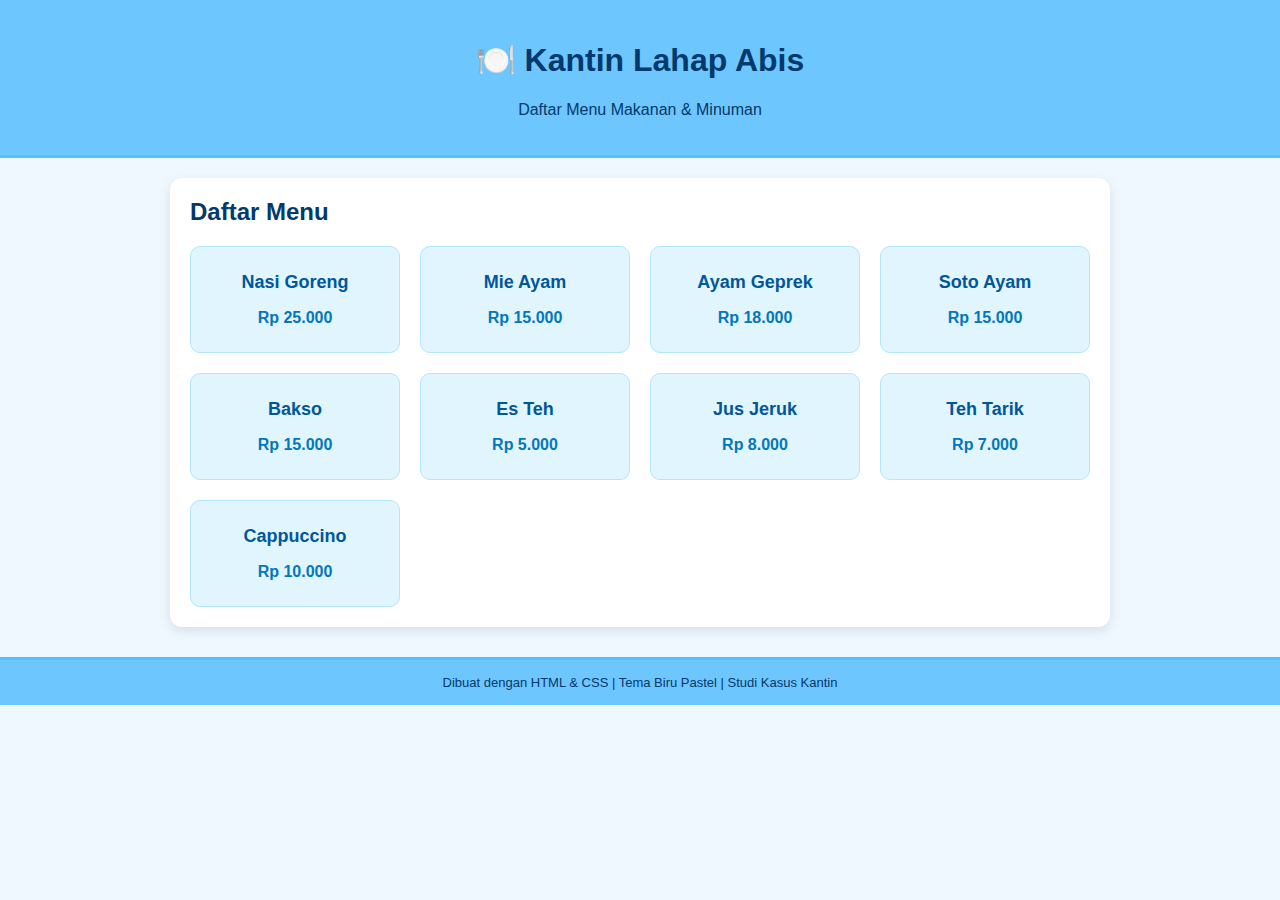
<file: index.html>
<!doctype html>
<html lang="id">
<head>
  <meta charset="utf-8">
  <title>Studi Kasus Kantin</title>
  <style>
    body {
      font-family: Arial, sans-serif;
      background: #f0f8ff; /* biru pastel muda */
      margin: 0;
      padding: 0;
    }
    header {
      background: #6ec6ff; /* biru pastel lebih lembut */
      color: #03396c;
      padding: 20px;
      text-align: center;
      border-bottom: 3px solid #4fc3f7;
    }
    .container {
      max-width: 900px;
      margin: 20px auto;
      padding: 20px;
      background: white;
      border-radius: 12px;
      box-shadow: 0 4px 12px rgba(0,0,0,0.1);
    }
    h2 {
      margin-top: 0;
      color: #03396c; /* biru gelap */
    }
    .menu {
      display: grid;
      grid-template-columns: repeat(auto-fit, minmax(200px, 1fr));
      gap: 20px;
      margin-top: 20px;
    }
    .item {
      border: 1px solid #b3e5fc; /* biru pastel border */
      border-radius: 10px;
      padding: 15px;
      text-align: center;
      background: #e1f5fe; /* biru pastel background */
      transition: transform 0.2s ease;
    }
    .item:hover {
      transform: scale(1.05);
      box-shadow: 0 4px 8px rgba(0,0,0,0.15);
    }
    .item h3 {
      margin: 10px 0;
      font-size: 18px;
      color: #01579b;
    }
    .price {
      color: #0277bd;
      font-weight: bold;
      margin-bottom: 10px;
    }
    footer {
      text-align: center;
      padding: 15px;
      font-size: 13px;
      color: #03396c;
      margin-top: 30px;
      background: #6ec6ff;
      border-top: 3px solid #4fc3f7;
    }
  </style>
</head>
<body>
  <header>
    <h1>🍽️ Kantin Lahap Abis </h1>
    <p>Daftar Menu Makanan & Minuman</p>
  </header>

  <div class="container">
    <h2>Daftar Menu</h2>
    <div class="menu">
      <div class="item">
        <h3>Nasi Goreng</h3>
        <p class="price">Rp 25.000</p>
      </div>
      <div class="item">
        <h3>Mie Ayam</h3>
        <p class="price">Rp 15.000</p>
      </div>
      <div class="item">
        <h3>Ayam Geprek</h3>
        <p class="price">Rp 18.000</p>
      </div>
      <div class="item">
        <h3>Soto Ayam</h3>
        <p class="price">Rp 15.000</p>
      </div>
      <div class="item">
        <h3>Bakso</h3>
        <p class="price">Rp 15.000</p>
      </div>
      <div class="item">
        <h3>Es Teh</h3>
        <p class="price">Rp 5.000</p>
      </div>
      <div class="item">
        <h3>Jus Jeruk</h3>
        <p class="price">Rp 8.000</p>
      </div>
      <div class="item">
        <h3>Teh Tarik</h3>
        <p class="price">Rp 7.000</p>
      </div>
      <div class="item">
        <h3>Cappuccino</h3>
        <p class="price">Rp 10.000</p>
      </div>
    </div>
  </div>

  <footer>
    Dibuat dengan HTML & CSS | Tema Biru Pastel | Studi Kasus Kantin
  </footer>
</body>
</html>
</file>
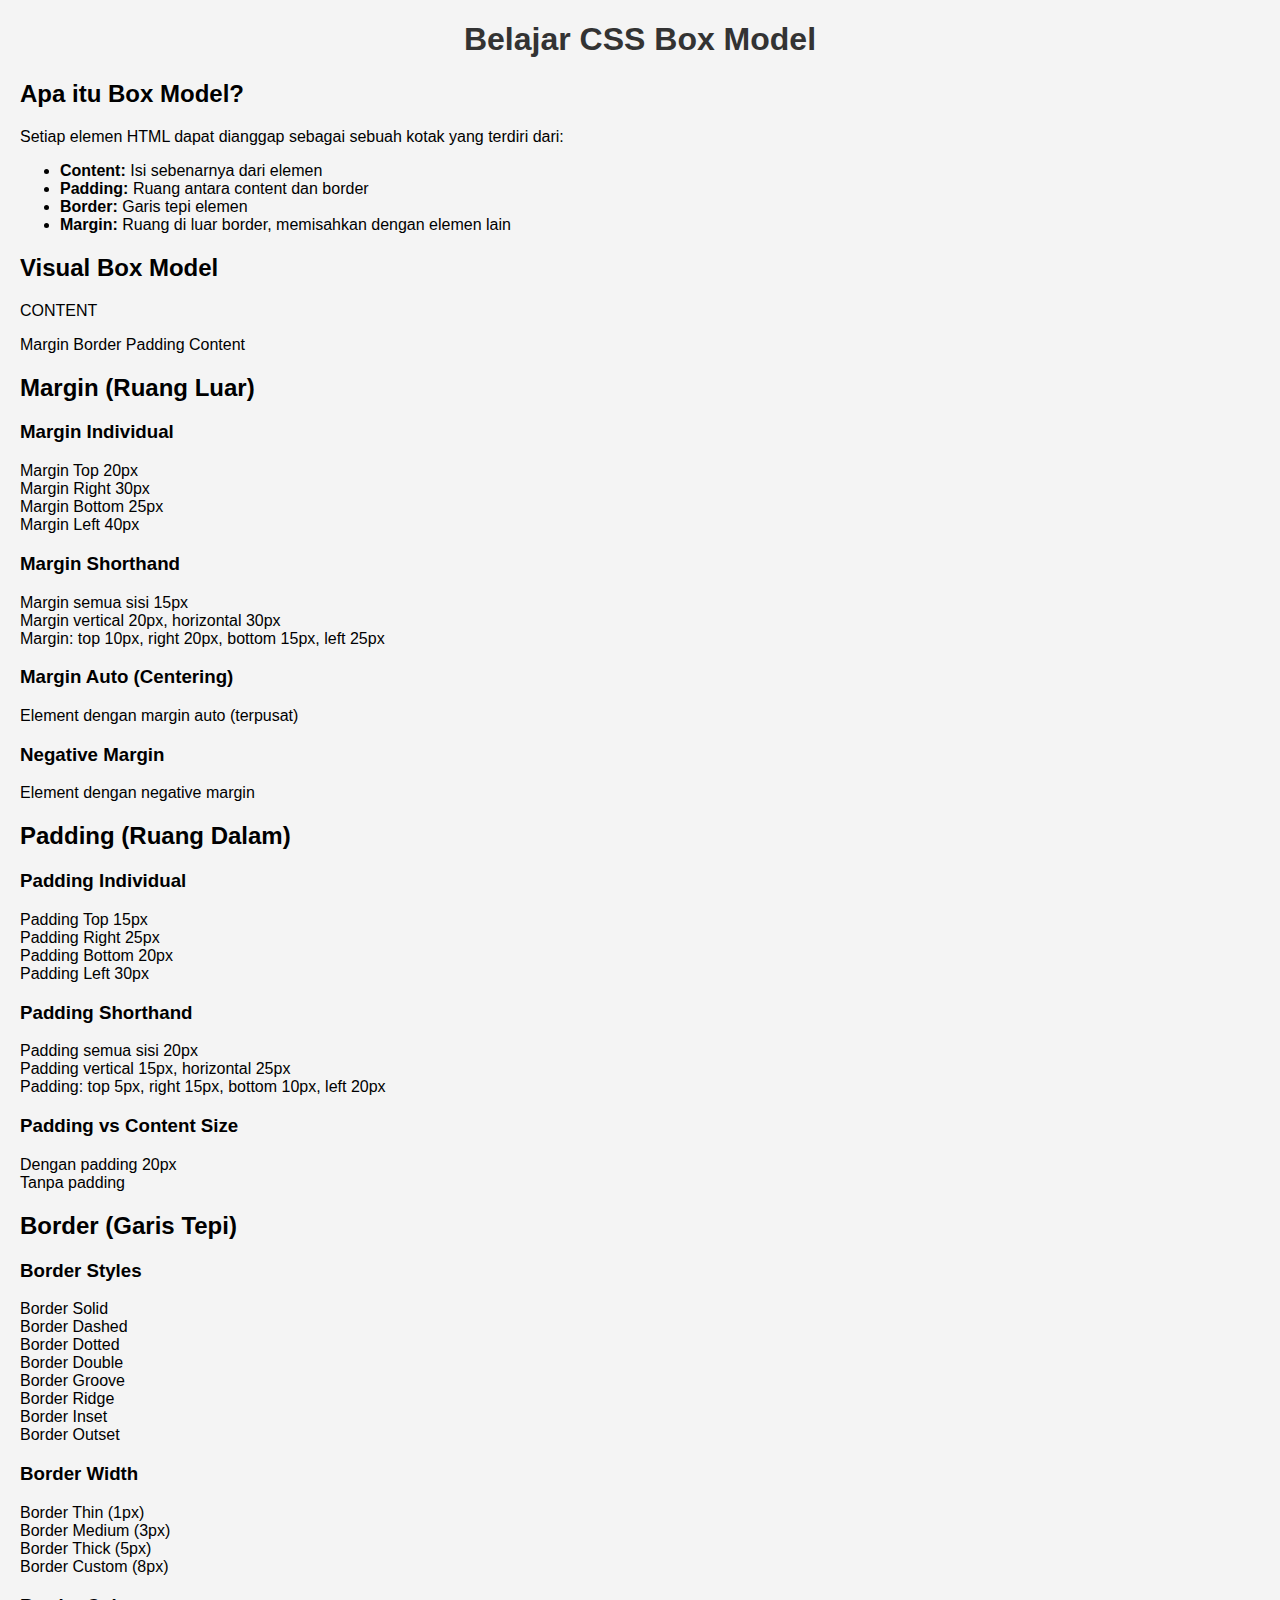
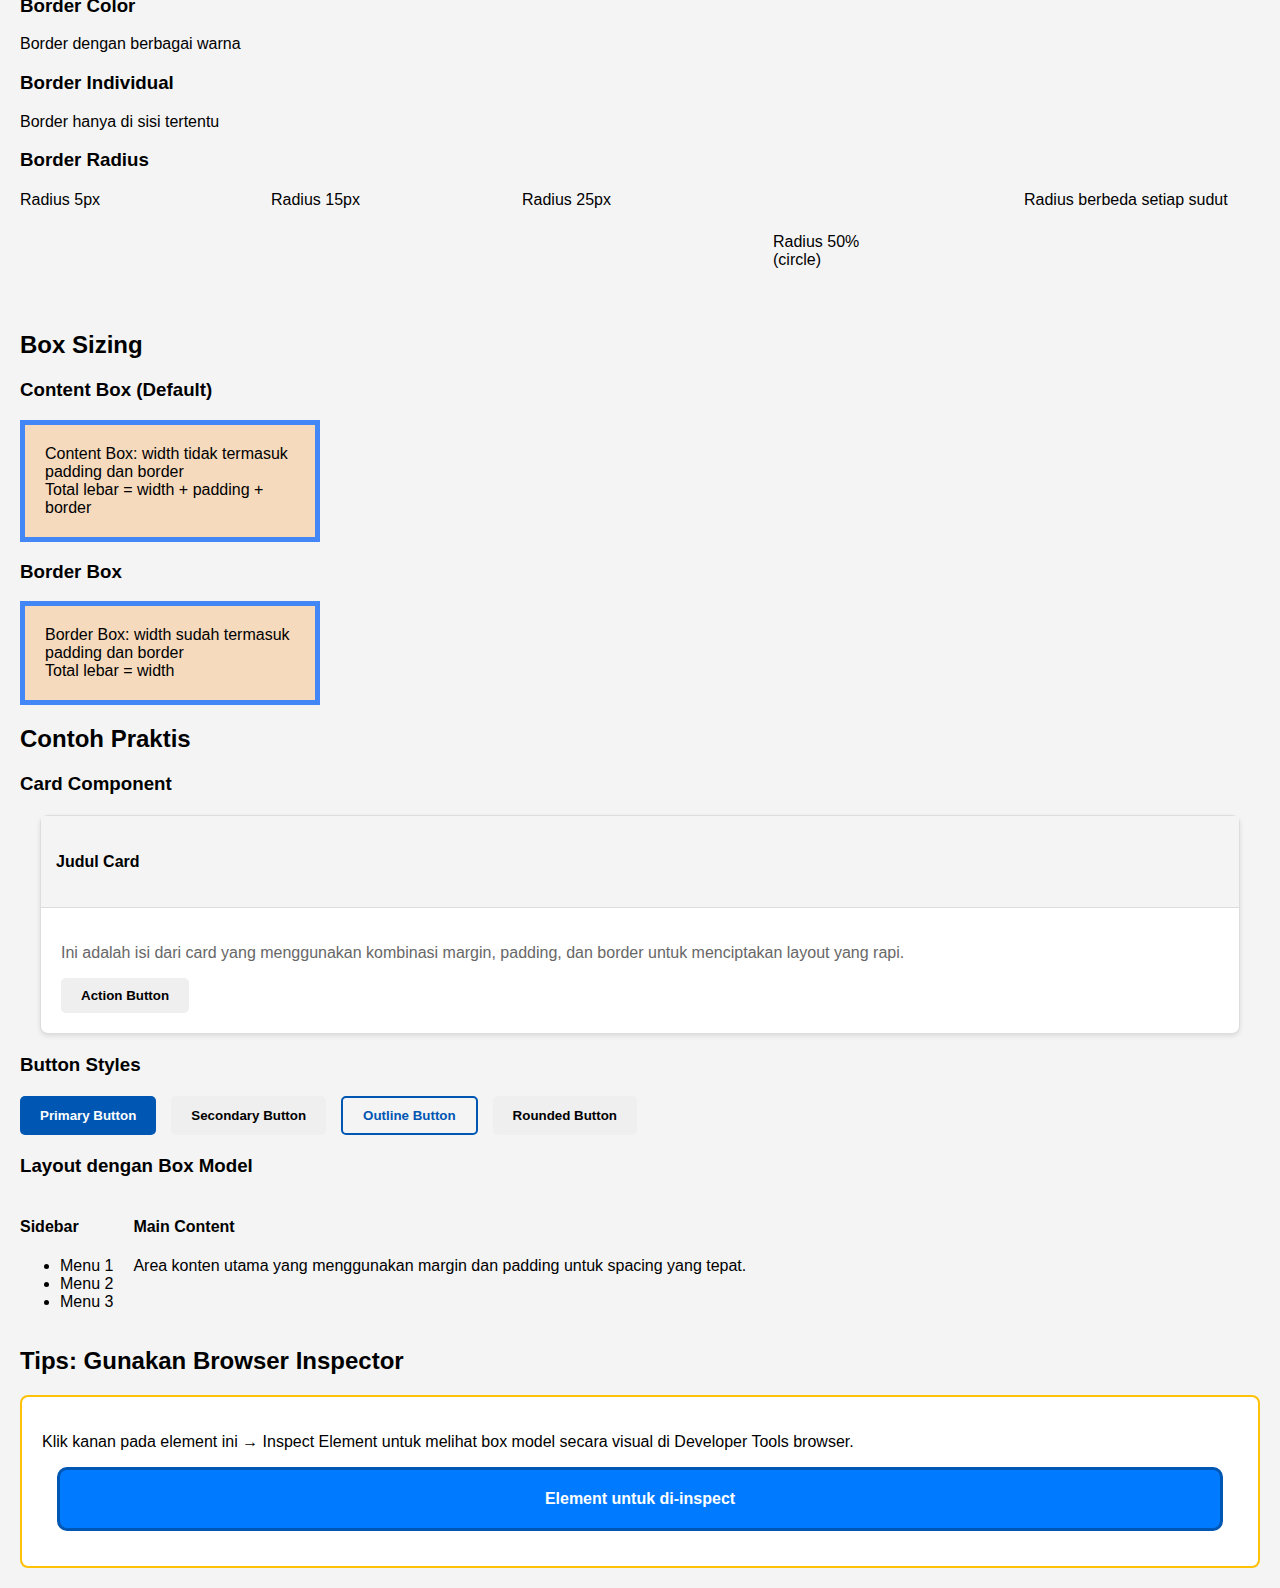
<file: box-model.html>
<!DOCTYPE html>
<html lang="id">
<head>
  <meta charset="UTF-8" />
  <meta name="viewport" content="width=device-width, initial-scale=1.0" />
  <title>CSS Box Model</title>
  <link rel="stylesheet" href="latihan5.css" />
</head>
<body>
  <h1>Belajar CSS Box Model</h1>

  <!-- Penjelasan Box Model -->
  <div class="section">
    <h2>Apa itu Box Model?</h2>
    <p>
      Setiap elemen HTML dapat dianggap sebagai sebuah kotak yang terdiri dari:
    </p>
    <ul>
      <li><strong>Content:</strong> Isi sebenarnya dari elemen</li>
      <li><strong>Padding:</strong> Ruang antara content dan border</li>
      <li><strong>Border:</strong> Garis tepi elemen</li>
      <li><strong>Margin:</strong> Ruang di luar border, memisahkan dengan elemen lain</li>
    </ul>
  </div>

  <!-- Visual Box Model -->
  <div class="section">
    <h2>Visual Box Model</h2>
    <div class="box-model-demo">
      <div class="margin-demo">
        <div class="border-demo">
          <div class="padding-demo">
            <div class="content-demo">CONTENT</div>
          </div>
        </div>
      </div>
     </div> 
      <p class="box-labels">
        <span class="label-margin">Margin</span>
        <span class="label-border">Border</span>
        <span class="label-padding">Padding</span>
        <span class="label-content">Content</span>
      </p>
    </div>

  <!-- Margin Examples -->
  <div class="section">
    <h2>Margin (Ruang Luar)</h2>

    <h3>Margin Individual</h3>
    <div class="margin-top">Margin Top 20px</div>
    <div class="margin-right">Margin Right 30px</div>
    <div class="margin-bottom">Margin Bottom 25px</div>
    <div class="margin-left">Margin Left 40px</div>

    <h3>Margin Shorthand</h3>
    <div class="margin-all">Margin semua sisi 15px</div>
    <div class="margin-vertical-horizontal">
      Margin vertical 20px, horizontal 30px
    </div>
    <div class="margin-individual-short">
      Margin: top 10px, right 20px, bottom 15px, left 25px
    </div>

    <h3>Margin Auto (Centering)</h3>
    <div class="margin-auto">Element dengan margin auto (terpusat)</div>

    <h3>Negative Margin</h3>
    <div class="negative-margin-container">
      <div class="negative-margin">Element dengan negative margin</div>
    </div>
  </div>

  <!-- Padding Examples -->
  <div class="section">
    <h2>Padding (Ruang Dalam)</h2>

    <h3>Padding Individual</h3>
    <div class="padding-top">Padding Top 15px</div>
    <div class="padding-right">Padding Right 25px</div>
    <div class="padding-bottom">Padding Bottom 20px</div>
    <div class="padding-left">Padding Left 30px</div>

    <h3>Padding Shorthand</h3>
    <div class="padding-all">Padding semua sisi 20px</div>
    <div class="padding-vertical-horizontal">
      Padding vertical 15px, horizontal 25px
    </div>
    <div class="padding-individual-short">
      Padding: top 5px, right 15px, bottom 10px, left 20px
    </div>

    <h3>Padding vs Content Size</h3>
    <div class="padding-content-demo">
      <div class="with-padding">Dengan padding 20px</div>
      <div class="without-padding">Tanpa padding</div>
    </div>
  </div>

  <!-- Border Examples -->
  <div class="section">
    <h2>Border (Garis Tepi)</h2>

    <h3>Border Styles</h3>
    <div class="border-solid">Border Solid</div>
    <div class="border-dashed">Border Dashed</div>
    <div class="border-dotted">Border Dotted</div>
    <div class="border-double">Border Double</div>
    <div class="border-groove">Border Groove</div>
    <div class="border-ridge">Border Ridge</div>
    <div class="border-inset">Border Inset</div>
    <div class="border-outset">Border Outset</div>

    <h3>Border Width</h3>
    <div class="border-thin">Border Thin (1px)</div>
    <div class="border-medium">Border Medium (3px)</div>
    <div class="border-thick">Border Thick (5px)</div>
    <div class="border-custom-width">Border Custom (8px)</div>

    <h3>Border Color</h3>
    <div class="border-colored">Border dengan berbagai warna</div>

    <h3>Border Individual</h3>
    <div class="border-individual">Border hanya di sisi tertentu</div>

    <h3>Border Radius</h3>
    <div class="border-radius-demo">
      <div class="radius-small">Radius 5px</div>
      <div class="radius-medium">Radius 15px</div>
      <div class="radius-large">Radius 25px</div>
      <div class="radius-circle">Radius 50% (circle)</div>
      <div class="radius-individual">Radius berbeda setiap sudut</div>
    </div>
  </div>

  <!-- Box Sizing -->
  <div class="section">
    <h2>Box Sizing</h2>

    <h3>Content Box (Default)</h3>
    <div class="box-sizing-demo">
      <div class="content-box">
        Content Box: width tidak termasuk padding dan border
        <br />Total lebar = width + padding + border
      </div>
    </div>

    <h3>Border Box</h3>
    <div class="box-sizing-demo">
      <div class="border-box">
        Border Box: width sudah termasuk padding dan border
        <br />Total lebar = width
      </div>
    </div>
  </div>

  <!-- Practical Examples -->
  <div class="section">
    <h2>Contoh Praktis</h2>

    <h3>Card Component</h3>
    <div class="card">
      <div class="card-header">
        <h4>Judul Card</h4>
      </div>
      <div class="card-body">
        <p>
          Ini adalah isi dari card yang menggunakan kombinasi margin, padding,
          dan border untuk menciptakan layout yang rapi.
        </p>
        <button class="card-button">Action Button</button>
      </div>
    </div>

    <h3>Button Styles</h3>
    <div class="button-demo">
      <button class="btn-primary">Primary Button</button>
      <button class="btn-secondary">Secondary Button</button>
      <button class="btn-outline">Outline Button</button>
      <button class="btn-rounded">Rounded Button</button>
    </div>

    <h3>Layout dengan Box Model</h3>
    <div class="layout-demo">
      <div class="sidebar">
        <h4>Sidebar</h4>
        <ul>
          <li>Menu 1</li>
          <li>Menu 2</li>
          <li>Menu 3</li>
        </ul>
      </div>
      <div class="main-content">
        <h4>Main Content</h4>
        <p>
          Area konten utama yang menggunakan margin dan padding untuk spacing
          yang tepat.
        </p>
      </div>
    </div>
  </div>

  <!-- Box Model Inspector -->
  <div class="section">
    <h2>Tips: Gunakan Browser Inspector</h2>
    <div class="inspector-demo">
      <p>
        Klik kanan pada element ini → Inspect Element untuk melihat box model
        secara visual di Developer Tools browser.
      </p>
      <div class="inspect-me">Element untuk di-inspect</div>
    </div>
  </div>
</body>
</html>
</file>
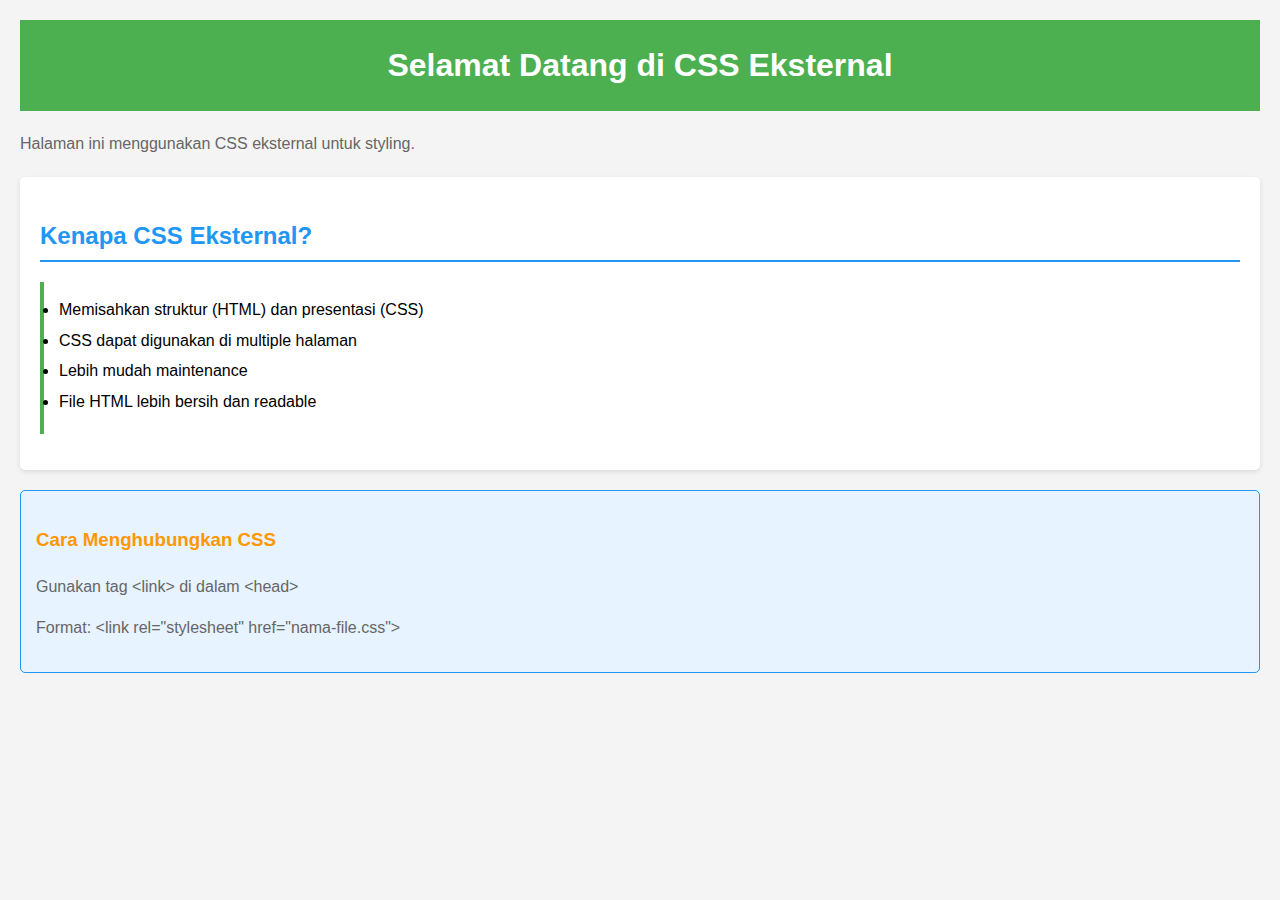
<file: CSS eksternal.html>
<!DOCTYPE html>
<html lang="id">
<head>
  <meta charset="UTF-8" />
  <meta name="viewport" content="width=device-width, initial-scale=1.0" />
  <title>CSS Eksternal</title>
  <!-- Menghubungkan file CSS eksternal -->
  <link rel="stylesheet" href="latihan1.css" />
</head>
<body>
  <h1>Selamat Datang di CSS Eksternal</h1>
  <p>Halaman ini menggunakan CSS eksternal untuk styling.</p>

  <div class="highlight">
    <h2>Kenapa CSS Eksternal?</h2>
    <ul>
      <li>Memisahkan struktur (HTML) dan presentasi (CSS)</li>
      <li>CSS dapat digunakan di multiple halaman</li>
      <li>Lebih mudah maintenance</li>
      <li>File HTML lebih bersih dan readable</li>
    </ul>
  </div>

  <div class="info-box">
    <h3>Cara Menghubungkan CSS</h3>
    <p>Gunakan tag &lt;link&gt; di dalam &lt;head&gt;</p>
    <p>Format: &lt;link rel="stylesheet" href="nama-file.css"&gt;</p>
  </div>
</body>
</html>
</file>
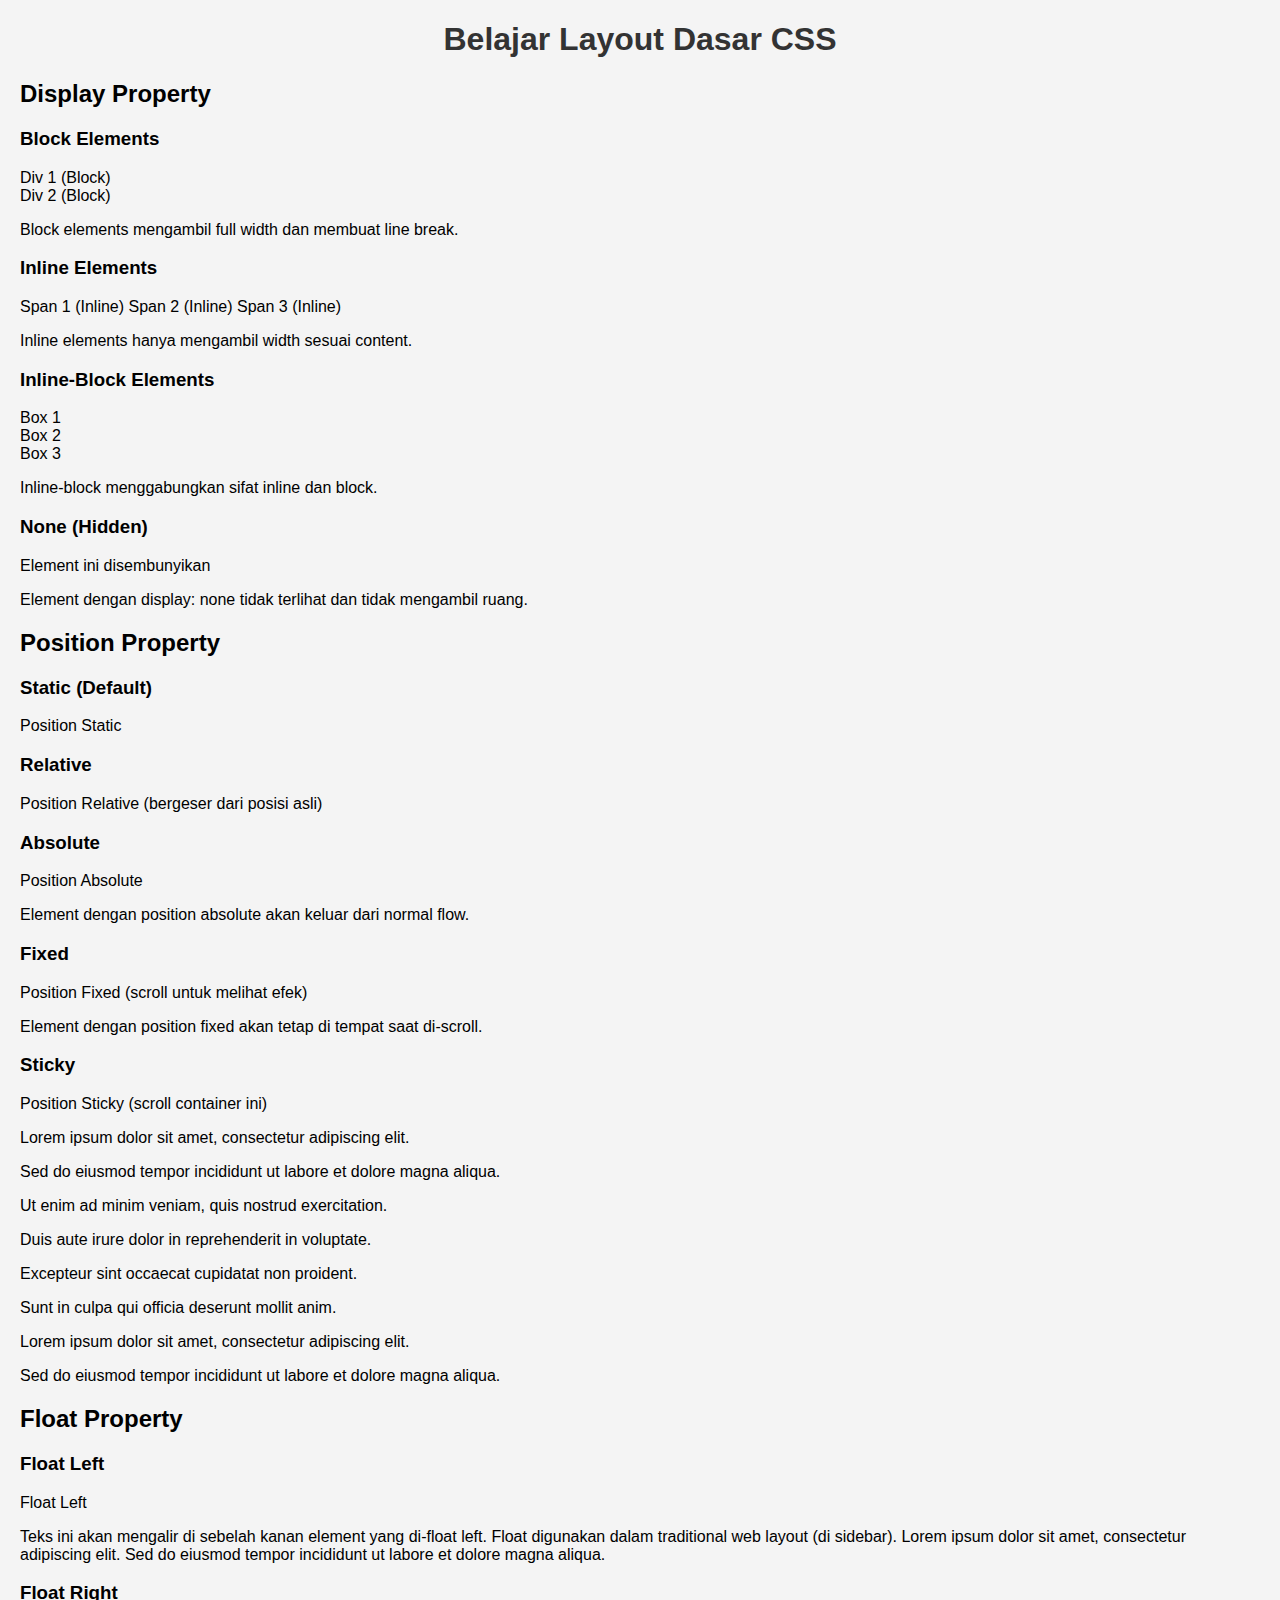
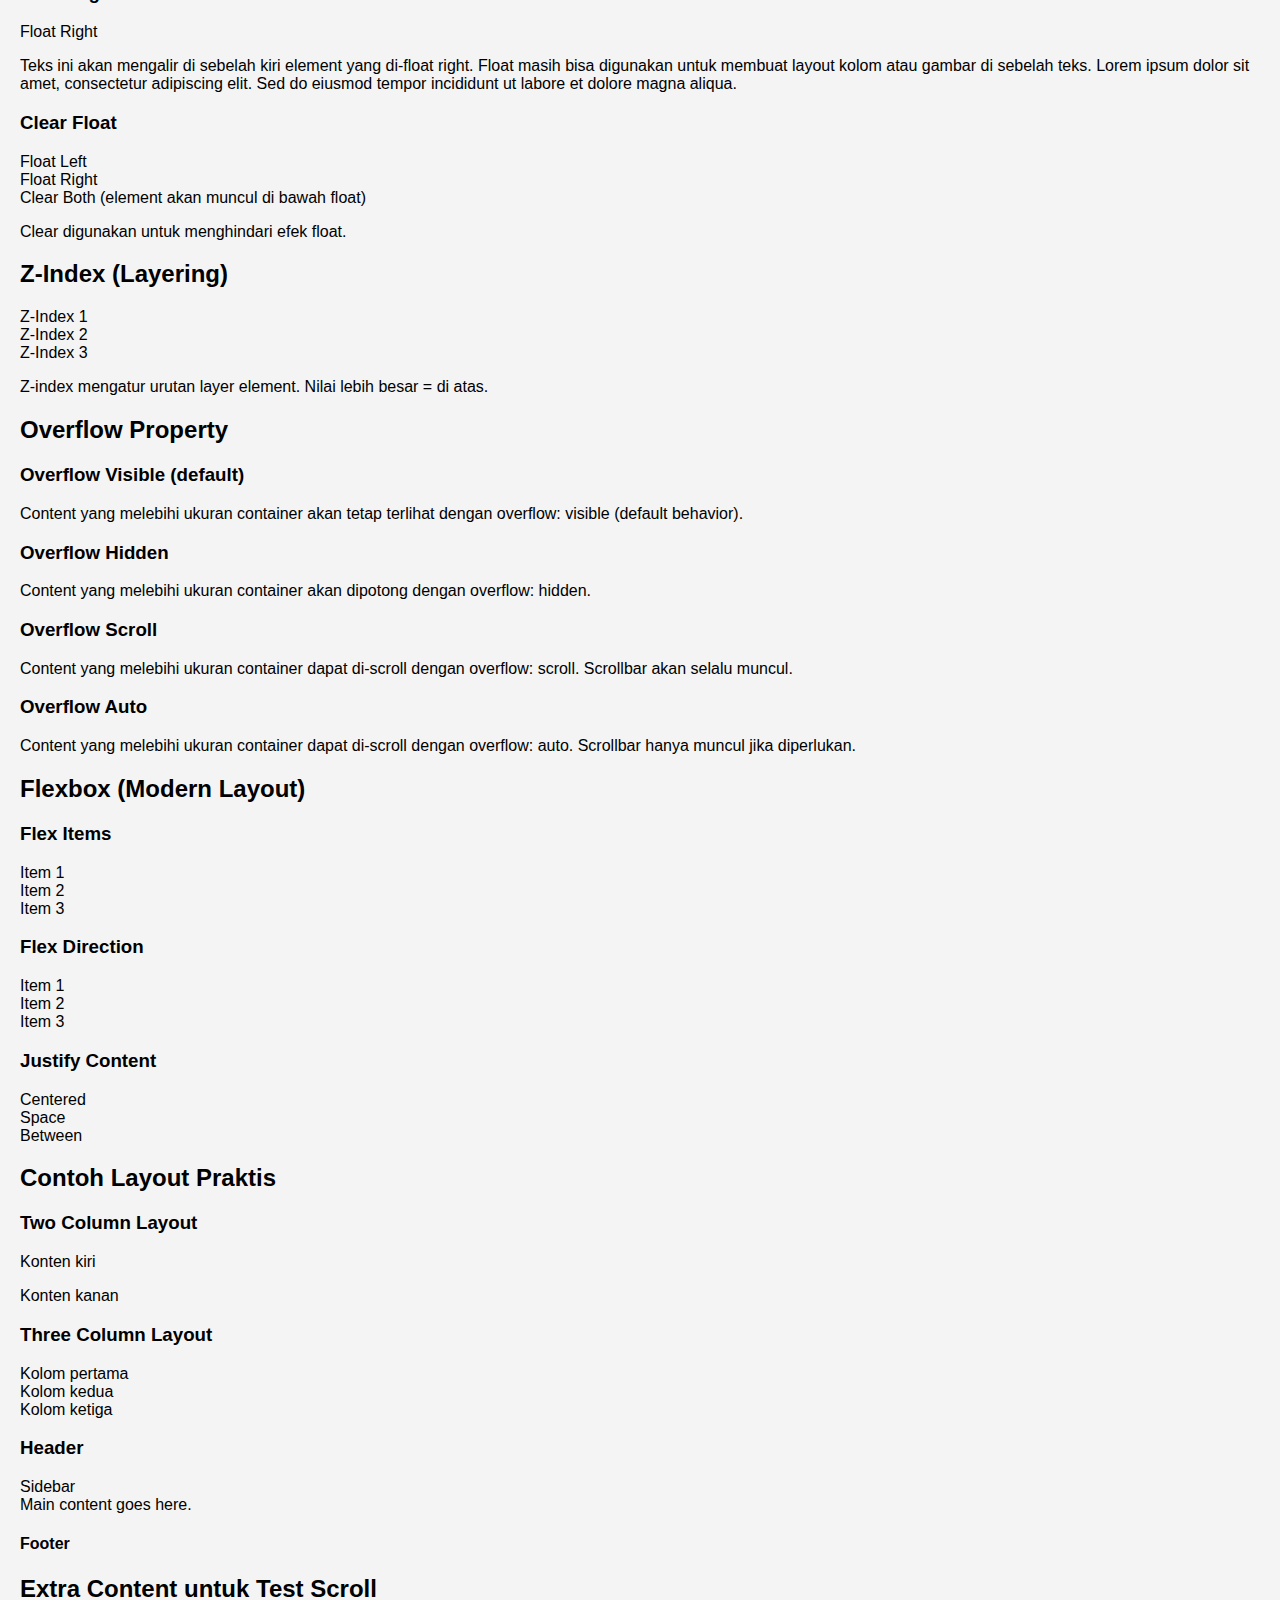
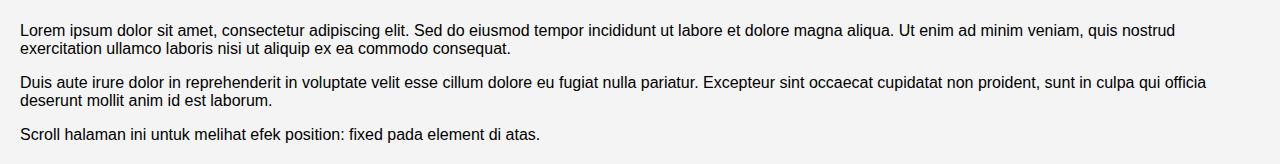
<file: layout-dasar.html>
<!DOCTYPE html>
<html lang="id">
<head>
  <meta charset="UTF-8" />
  <meta name="viewport" content="width=device-width, initial-scale=1.0" />
  <title>Layout Dasar CSS</title>
  <link rel="stylesheet" href="latihan5.css" />
</head>
<body>
  <h1>Belajar Layout Dasar CSS</h1>

  <!-- Display Property -->
  <div class="section">
    <h2>Display Property</h2>

    <h3>Block Elements</h3>
    <div class="display-block">Div 1 (Block)</div>
    <div class="display-block">Div 2 (Block)</div>
    <p>Block elements mengambil full width dan membuat line break.</p>

    <h3>Inline Elements</h3>
    <span class="display-inline">Span 1 (Inline)</span>
    <span class="display-inline">Span 2 (Inline)</span>
    <span class="display-inline">Span 3 (Inline)</span>
    <p>Inline elements hanya mengambil width sesuai content.</p>

    <h3>Inline-Block Elements</h3>
    <div class="display-inline-block">Box 1</div>
    <div class="display-inline-block">Box 2</div>
    <div class="display-inline-block">Box 3</div>
    <p>Inline-block menggabungkan sifat inline dan block.</p>

    <h3>None (Hidden)</h3>
    <div class="display-none">Element ini disembunyikan</div>
    <p>
      Element dengan display: none tidak terlihat dan tidak mengambil ruang.
    </p>
  </div>

  <!-- Position Property -->
  <div class="section">
    <h2>Position Property</h2>

    <h3>Static (Default)</h3>
    <div class="position-container">
      <div class="position-static">Position Static</div>
    </div>

    <h3>Relative</h3>
    <div class="position-container">
      <div class="position-relative">Position Relative (bergeser dari posisi asli)</div>
    </div>

    <h3>Absolute</h3>
    <div class="position-container relative-parent">
      <div class="position-absolute">Position Absolute</div>
      <p>Element dengan position absolute akan keluar dari normal flow.</p>
    </div>

    <h3>Fixed</h3>
    <div class="position-fixed">
      <p>Position Fixed (scroll untuk melihat efek)</p>
      <p>Element dengan position fixed akan tetap di tempat saat di-scroll.</p>
    </div>

    <h3>Sticky</h3>
    <div class="sticky-container">
      <div class="position-sticky">Position Sticky (scroll container ini)</div>
      <div class="scroll-contents">
        <p>Lorem ipsum dolor sit amet, consectetur adipiscing elit.</p>
        <p>Sed do eiusmod tempor incididunt ut labore et dolore magna aliqua.</p>
        <p>Ut enim ad minim veniam, quis nostrud exercitation.</p>
        <p>Duis aute irure dolor in reprehenderit in voluptate.</p>
        <p>Excepteur sint occaecat cupidatat non proident.</p>
        <p>Sunt in culpa qui officia deserunt mollit anim.</p>
        <p>Lorem ipsum dolor sit amet, consectetur adipiscing elit.</p>
        <p>Sed do eiusmod tempor incididunt ut labore et dolore magna aliqua.</p>
      </div>
    </div>
  </div>

  <!-- Float Property -->
  <div class="section">
    <h2>Float Property</h2>

    <h3>Float Left</h3>
    <div class="float-container">
      <div class="float-left">Float Left</div>
      <p>
        Teks ini akan mengalir di sebelah kanan element yang di-float left.
        Float digunakan dalam traditional web layout (di sidebar).
        Lorem ipsum dolor sit amet, consectetur adipiscing elit.
        Sed do eiusmod tempor incididunt ut labore et dolore magna aliqua.
      </p>
    </div>

    <h3>Float Right</h3>
    <div class="float-container">
      <div class="float-right">Float Right</div>
      <p>
        Teks ini akan mengalir di sebelah kiri element yang di-float right.
        Float masih bisa digunakan untuk membuat layout kolom atau gambar
        di sebelah teks. Lorem ipsum dolor sit amet, consectetur adipiscing elit.
        Sed do eiusmod tempor incididunt ut labore et dolore magna aliqua.
      </p>
    </div>

    <h3>Clear Float</h3>
    <div class="float-container">
      <div class="float-left">Float Left</div>
      <div class="float-right">Float Right</div>
      <div class="clear-both">Clear Both (element akan muncul di bawah float)</div>
      <p>Clear digunakan untuk menghindari efek float.</p>
    </div>
  </div>

  <!-- Z-Index (Layering) -->
  <div class="section">
    <h2>Z-Index (Layering)</h2>
    <div class="z-index-container">
      <div class="z-index z-index-1">Z-Index 1</div>
      <div class="z-index z-index-2">Z-Index 2</div>
      <div class="z-index z-index-3">Z-Index 3</div>
    </div>
    <p>Z-index mengatur urutan layer element. Nilai lebih besar = di atas.</p>
  </div>

  <!-- Overflow -->
  <div class="section">
    <h2>Overflow Property</h2>

    <h3>Overflow Visible (default)</h3>
    <div class="overflow-container overflow-visible">
      <div class="overflow-content">
        Content yang melebihi ukuran container akan tetap terlihat dengan
        overflow: visible (default behavior).
      </div>
    </div>

    <h3>Overflow Hidden</h3>
    <div class="overflow-container overflow-hidden">
      <div class="overflow-content">
        Content yang melebihi ukuran container akan dipotong dengan overflow: hidden.
      </div>
    </div>

    <h3>Overflow Scroll</h3>
    <div class="overflow-container overflow-scroll">
      <div class="overflow-content">
        Content yang melebihi ukuran container dapat di-scroll dengan
        overflow: scroll. Scrollbar akan selalu muncul.
      </div>
    </div>

    <h3>Overflow Auto</h3>
    <div class="overflow-container overflow-auto">
      <div class="overflow-content">
        Content yang melebihi ukuran container dapat di-scroll dengan
        overflow: auto. Scrollbar hanya muncul jika diperlukan.
      </div>
    </div>
  </div>

  <!-- Flexbox Introduction -->
  <div class="section">
    <h2>Flexbox (Modern Layout)</h2>

    <h3>Flex Items</h3>
    <div class="flex-container">
      <div class="flex-item">Item 1</div>
      <div class="flex-item">Item 2</div>
      <div class="flex-item">Item 3</div>
    </div>

    <h3>Flex Direction</h3>
    <div class="flex-container flex-column">
      <div class="flex-item">Item 1</div>
      <div class="flex-item">Item 2</div>
      <div class="flex-item">Item 3</div>
    </div>

    <h3>Justify Content</h3>
    <div class="flex-container justify-center">
      <div class="flex-item">Centered</div>
    </div>

    <div class="flex-container justify-between">
      <div class="flex-item">Space</div>
      <div class="flex-item">Between</div>
    </div>
  </div>

  <!-- Practical Layout Example -->
  <div class="section">
    <h2>Contoh Layout Praktis</h2>

    <h3>Two Column Layout</h3>
    <div class="two-columns">
      <div class="column left">
        <p>Konten kiri</p>
      </div>
      <div class="column right">
        <p>Konten kanan</p>
      </div>
    </div>

    <h3>Three Column Layout</h3>
    <div class="three-columns">
      <div class="column">Kolom pertama</div>
      <div class="column">Kolom kedua</div>
      <div class="column">Kolom ketiga</div>
    </div>

    <div class="page-layout">
      <div class="page-header">
        <h3>Header</h3>
      </div>
      <div class="page-content">
        <div class="sidebar">Sidebar</div>
        <div class="main-content">Main content goes here.</div>
      </div>
      <div class="page-footer">
        <h4>Footer</h4>
      </div>
    </div>
  </div>

  <!-- Content to test fixed positioning -->
  <div class="section">
    <h2>Extra Content untuk Test Scroll</h2>
    <p>
      Lorem ipsum dolor sit amet, consectetur adipiscing elit.
      Sed do eiusmod tempor incididunt ut labore et dolore magna aliqua.
      Ut enim ad minim veniam, quis nostrud exercitation ullamco laboris nisi ut aliquip ex ea commodo consequat.
    </p>
    <p>
      Duis aute irure dolor in reprehenderit in voluptate velit esse cillum dolore eu fugiat nulla pariatur.
      Excepteur sint occaecat cupidatat non proident, sunt in culpa qui officia deserunt mollit anim id est laborum.
    </p>
    <p>
      Scroll halaman ini untuk melihat efek position: fixed pada element di atas.
    </p>
  </div>
</body>
</html>
</file>
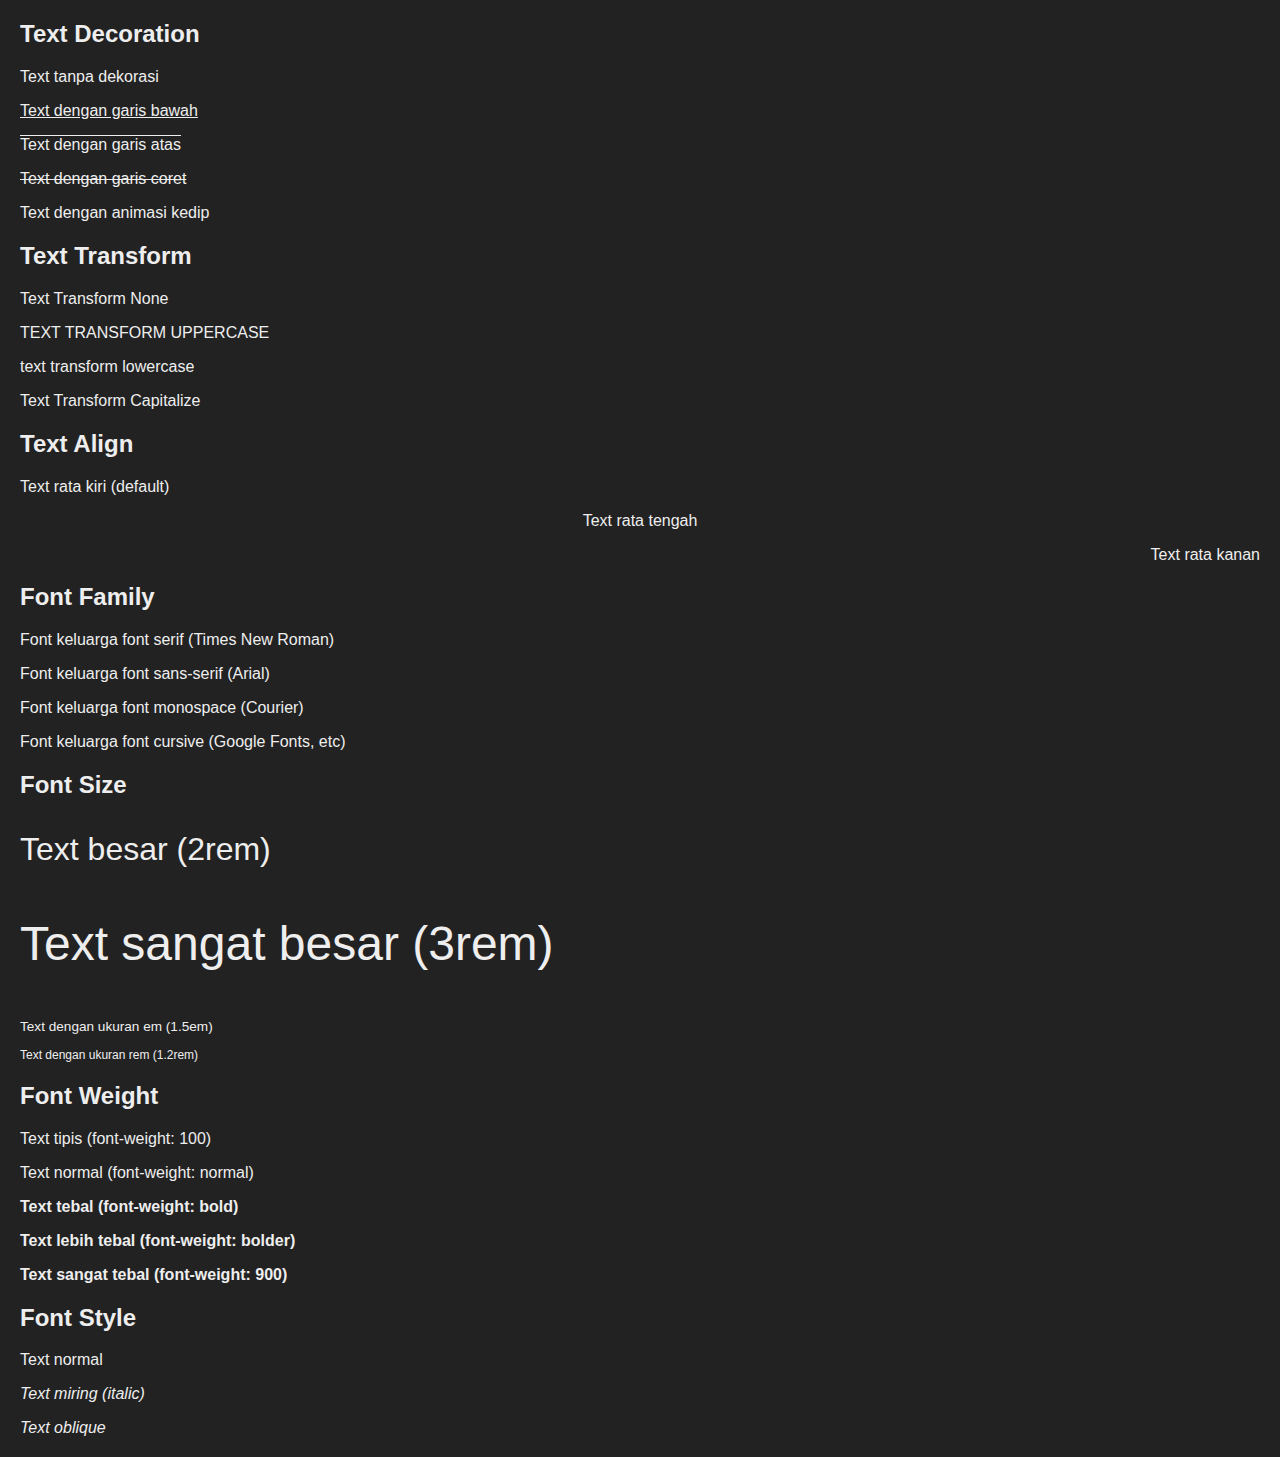
<file: properti-text.html>
<!DOCTYPE html>
<html lang="id">
<head>
    <meta charset="UTF-8" />
    <meta name="viewport" content="width=device-width, initial-scale=1" />
    <title>Belajar Properti Text CSS</title>
    <link rel="stylesheet" href="latihan6.css" />
    <style>
        /* Style internal sebagai contoh */
        body {
            font-family: Arial, sans-serif;
            margin: 20px;
            background: #222;
            color: #eee;
        }

        .title {
            margin-top: 20px;
        }

        .description {
            color: #ccc;
            margin-bottom: 10px;
        }

        /* Pengaturan text alignment */
        .align-left { text-align: left; }
        .align-center { text-align: center; }
        .align-right { text-align: right; }

        /* Font size */
        .size-xsmall { font-size: 0.75rem; }
        .size-small { font-size: 0.85rem; }
        .size-normal { font-size: 1rem; }
        .size-large { font-size: 2rem; }
        .size-xlarge { font-size: 3rem; }

        /* Font weight */
        .weight-thin { font-weight: 100; }
        .weight-normal { font-weight: normal; }
        .weight-bold { font-weight: bold; }
        .weight-bolder { font-weight: bolder; }
        .weight-black { font-weight: 900; }

        /* Font style */
        .style-normal { font-style: normal; }
        .style-italic { font-style: italic; }
        .style-oblique { font-style: oblique; }

        /* Text decoration */
        .decor-none { text-decoration: none; }
        .decor-underline { text-decoration: underline; }
        .decor-overline { text-decoration: overline; }
        .decor-line-through { text-decoration: line-through; }
        .decor-blink { text-decoration: blink; }

        /* Text transform */
        .transform-none { text-transform: none; }
        .transform-uppercase { text-transform: uppercase; }
        .transform-lowercase { text-transform: lowercase; }
        .transform-capitalize { text-transform: capitalize; }
    </style>
</head>
<body>

<!-- Text Decoration -->
<div class="section">
    <h2>Text Decoration</h2>
    <p class="decor-none">Text tanpa dekorasi</p>
    <p class="decor-underline">Text dengan garis bawah</p>
    <p class="decor-overline">Text dengan garis atas</p>
    <p class="decor-line-through">Text dengan garis coret</p>
    <p class="decor-blink">Text dengan animasi kedip</p>
</div>

<!-- Text Transform -->
<div class="section">
    <h2>Text Transform</h2>
    <p class="transform-none">Text Transform None</p>
    <p class="transform-uppercase">Text Transform UPPERCASE</p>
    <p class="transform-lowercase">Text Transform lowercase</p>
    <p class="transform-capitalize">Text Transform Capitalize</p>
</div>

<!-- Text Align -->
<div class="section">
    <h2>Text Align</h2>
    <p class="align-left">Text rata kiri (default)</p>
    <p class="align-center">Text rata tengah</p>
    <p class="align-right">Text rata kanan</p>
</div>

<!-- Font Family -->
<div class="section">
    <h2>Font Family</h2>
    <p class="font-sans-serif">Font keluarga font serif (Times New Roman)</p>
    <p class="font-sans-serif">Font keluarga font sans-serif (Arial)</p>
    <p class="font-monospace">Font keluarga font monospace (Courier)</p>
    <p class="font-cursive">Font keluarga font cursive (Google Fonts, etc)</p>
</div>

<!-- Font Size -->
<div class="section">
    <h2>Font Size</h2>
    <p class="size-large">Text besar (2rem)</p>
    <p class="size-xlarge">Text sangat besar (3rem)</p>
    <p class="size-small">Text dengan ukuran em (1.5em)</p>
    <p class="size-xsmall">Text dengan ukuran rem (1.2rem)</p>
</div>

<!-- Font Weight -->
<div class="section">
    <h2>Font Weight</h2>
    <p class="weight-thin">Text tipis (font-weight: 100)</p>
    <p class="weight-normal">Text normal (font-weight: normal)</p>
    <p class="weight-bold">Text tebal (font-weight: bold)</p>
    <p class="weight-bolder">Text lebih tebal (font-weight: bolder)</p>
    <p class="weight-black">Text sangat tebal (font-weight: 900)</p>
</div>

<!-- Font Style -->
<div class="section">
    <h2>Font Style</h2>
    <p class="style-normal">Text normal</p>
    <p class="style-italic">Text miring (italic)</p>
    <p class="style-oblique">Text oblique</p>
</div>

</body>
</html>
</file>
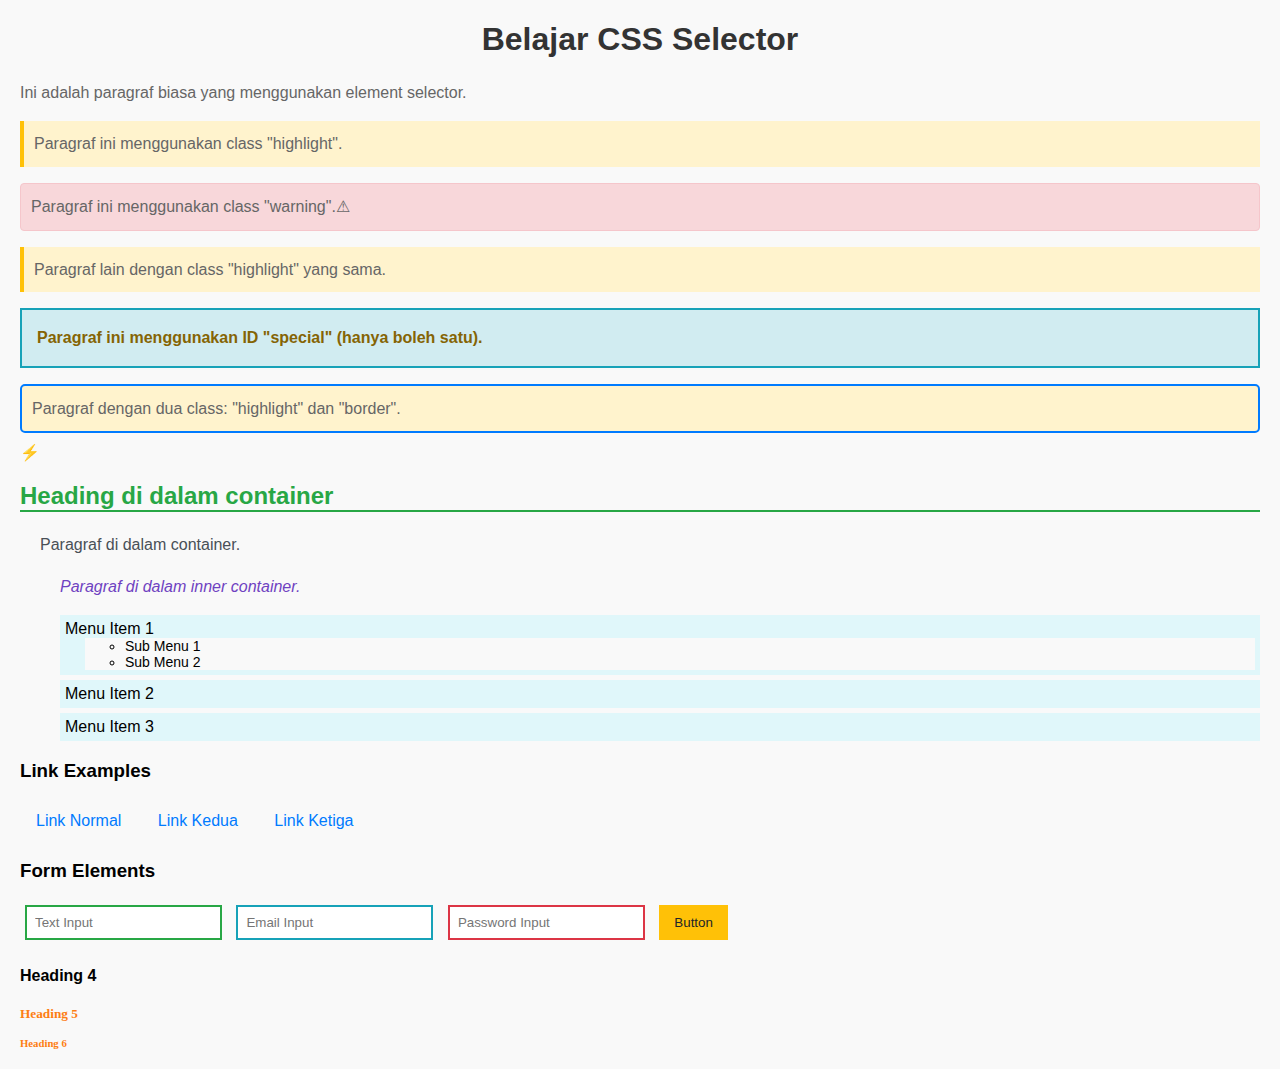
<file: selector.html>
<!DOCTYPE html>
<html lang="id">
<head>
  <meta charset="UTF-8" />
  <meta name="viewport" content="width=device-width, initial-scale=1.0" />
  <title>CSS Selector</title>
  <link rel="stylesheet" href="latihan2.css" />
</head>
<body>
  <h1>Belajar CSS Selector</h1>

  <!-- Element Selector -->
  <p>Ini adalah paragraf biasa yang menggunakan element selector.</p>

  <!-- Class Selector -->
  <p class="highlight">Paragraf ini menggunakan class "highlight".</p>
  <p class="warning">Paragraf ini menggunakan class "warning".</p>
  <p class="highlight">Paragraf lain dengan class "highlight" yang sama.</p>

  <!-- ID Selector -->
  <p id="special">
    Paragraf ini menggunakan ID "special" (hanya boleh satu).
  </p>

  <!-- Multiple Classes -->
  <p class="highlight border">
    Paragraf dengan dua class: "highlight" dan "border".
  </p>

  <!-- Descendant Selector -->
  <div class="container">
    <h2>Heading di dalam container</h2>
    <p>Paragraf di dalam container.</p>
    <div class="inner">
      <p>Paragraf di dalam inner container.</p>
    </div>
  </div>

  <!-- Child Selector -->
  <ul class="menu">
    <li>
      Menu Item 1
      <ul>
        <li>Sub Menu 1</li>
        <li>Sub Menu 2</li>
      </ul>
    </li>
    <li>Menu Item 2</li>
    <li>Menu Item 3</li>
  </ul>

  <!-- Pseudo-Class Selector -->
  <div class="links">
    <h3>Link Examples</h3>
    <a href="#link1">Link Normal</a>
    <a href="#link2">Link Kedua</a>
    <a href="#link3">Link Ketiga</a>
  </div>

  <!-- Attribute Selector -->
  <div class="forms">
    <h3>Form Elements</h3>
    <input type="text" placeholder="Text Input" />
    <input type="email" placeholder="Email Input" />
    <input type="password" placeholder="Password Input" />
    <button type="button">Button</button>
  </div>

  <!-- Grouping Selector -->
  <h4>Heading 4</h4>
  <h5>Heading 5</h5>
  <h6>Heading 6</h6>
</body>
</html>
</file>
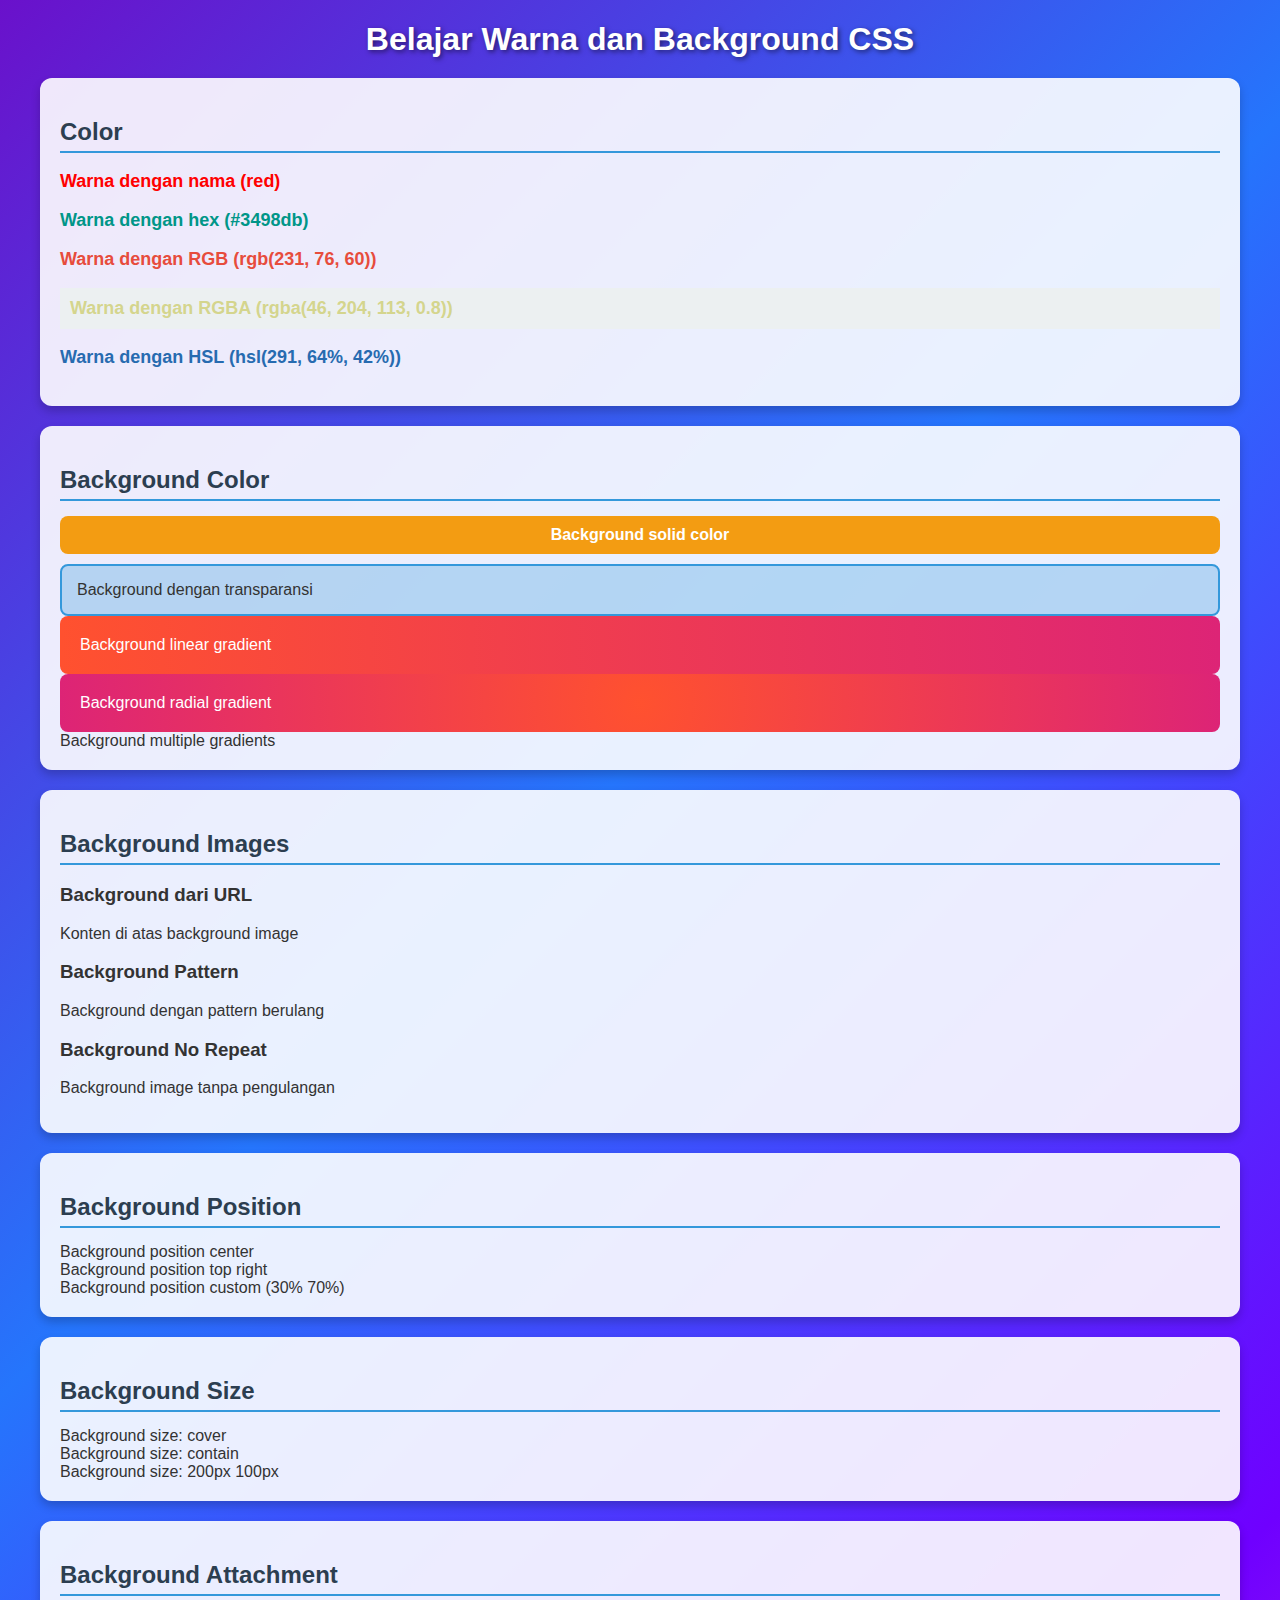
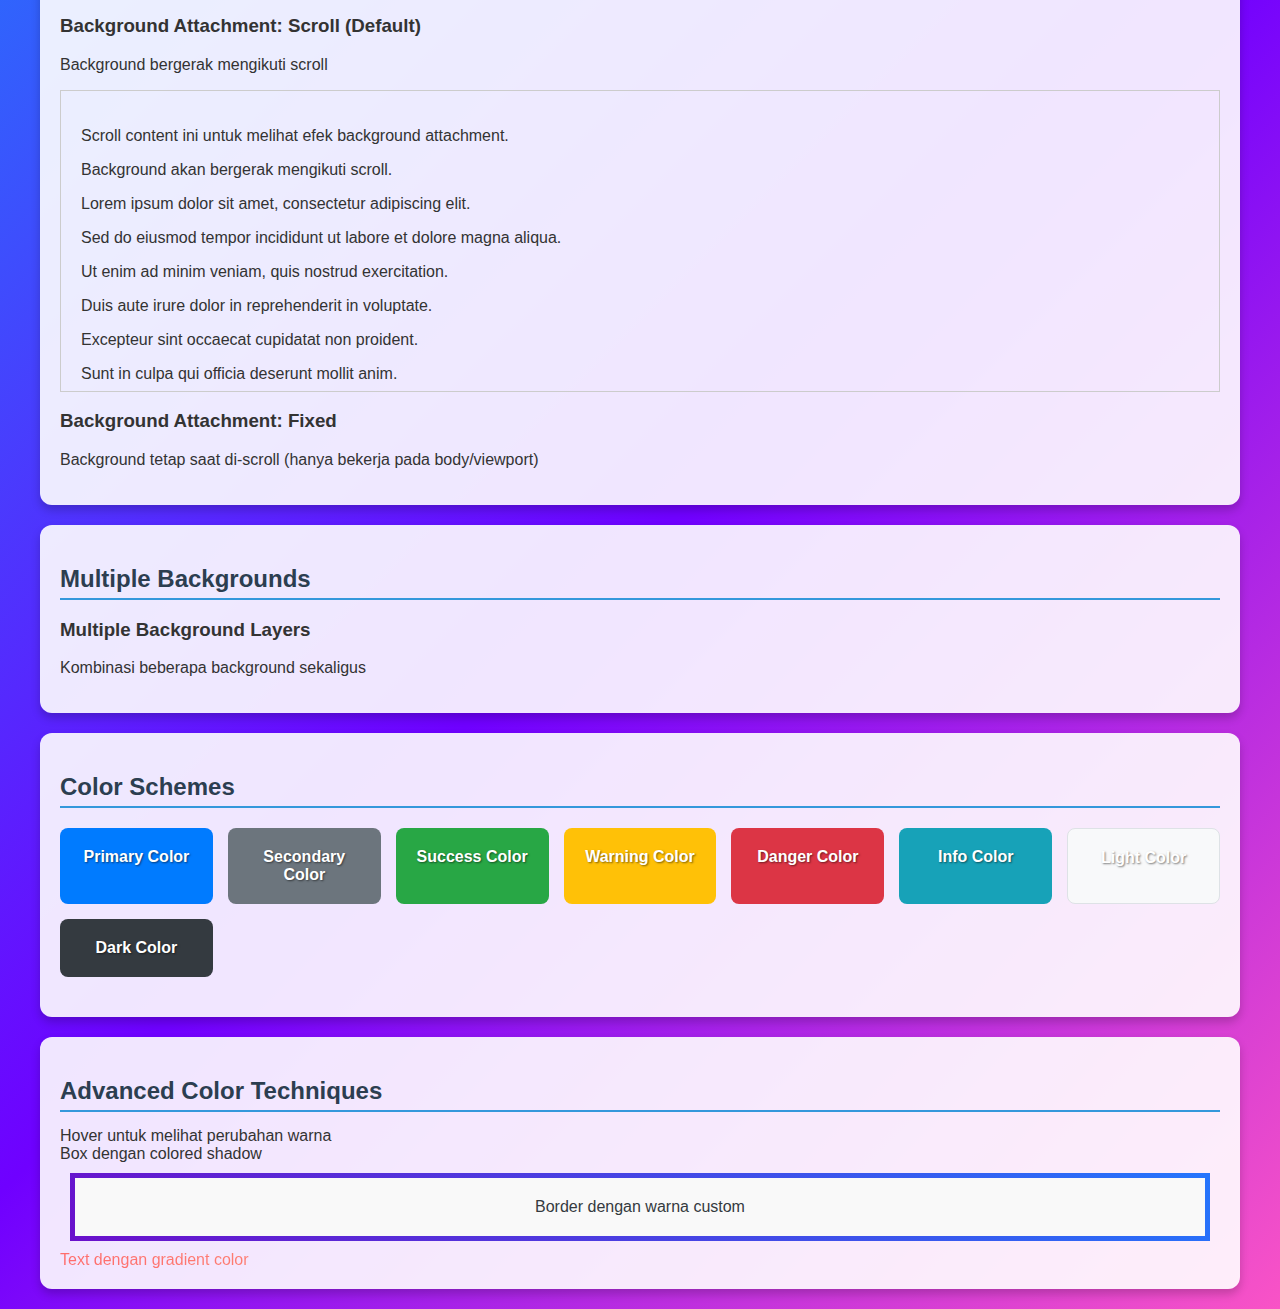
<file: warna-background.html>
<!DOCTYPE html>
<html lang="id">
<head>
  <meta charset="UTF-8" />
  <meta name="viewport" content="width=device-width, initial-scale=1.0" />
  <title>Warna dan Background CSS</title>
  <link rel="stylesheet" href="latihan4.css" />
</head>
<body>
  <h1>Belajar Warna dan Background CSS</h1>

  <!-- Text Color -->
  <div class="section">
    <h2>Color</h2>
    <p class="color-name">Warna dengan nama (red)</p>
    <p class="color-hex">Warna dengan hex (#3498db)</p>
    <p class="color-rgb">Warna dengan RGB (rgb(231, 76, 60))</p>
    <p class="color-rgba">Warna dengan RGBA (rgba(46, 204, 113, 0.8))</p>
    <p class="color-hsl">Warna dengan HSL (hsl(291, 64%, 42%))</p>
  </div>

  <!-- Background Color -->
  <div class="section">
    <h2>Background Color</h2>
    <div class="bg-solid">Background solid color</div>
    <div class="bg-transparent">Background dengan transparansi</div>
    <div class="bg-gradient-linear">Background linear gradient</div>
    <div class="bg-gradient-radial">Background radial gradient</div>
    <div class="bg-gradient-multiple">Background multiple gradients</div>
  </div>

  <!-- Background Image -->
  <div class="section">
    <h2>Background Images</h2>
    <div class="bg-image-url">
      <h3>Background dari URL</h3>
      <p>Konten di atas background image</p>
    </div>

    <div class="bg-image-pattern">
      <h3>Background Pattern</h3>
      <p>Background dengan pattern berulang</p>
    </div>

    <div class="bg-image-no-repeat">
      <h3>Background No Repeat</h3>
      <p>Background image tanpa pengulangan</p>
    </div>
  </div>

  <!-- Background Position -->
  <div class="section">
    <h2>Background Position</h2>
    <div class="bg-position-center">Background position center</div>
    <div class="bg-position-top-right">Background position top right</div>
    <div class="bg-position-custom">Background position custom (30% 70%)</div>
  </div>

  <!-- Background Size -->
  <div class="section">
    <h2>Background Size</h2>
    <div class="bg-size-cover">Background size: cover</div>
    <div class="bg-size-contain">Background size: contain</div>
    <div class="bg-size-custom">Background size: 200px 100px</div>
  </div>

  <!-- Background Attachment -->
  <div class="section">
    <h2>Background Attachment</h2>
    <div class="bg-attachment-scroll">
      <h3>Background Attachment: Scroll (Default)</h3>
      <p>Background bergerak mengikuti scroll</p>
    </div>

    <div style="height: 300px; overflow-y: scroll; border: 1px solid #ccc">
      <div style="height: 600px; padding: 20px">
        <p>Scroll content ini untuk melihat efek background attachment.</p>
        <p>Background akan bergerak mengikuti scroll.</p>
        <p>Lorem ipsum dolor sit amet, consectetur adipiscing elit.</p>
        <p>Sed do eiusmod tempor incididunt ut labore et dolore magna aliqua.</p>
        <p>Ut enim ad minim veniam, quis nostrud exercitation.</p>
        <p>Duis aute irure dolor in reprehenderit in voluptate.</p>
        <p>Excepteur sint occaecat cupidatat non proident.</p>
        <p>Sunt in culpa qui officia deserunt mollit anim.</p>
      </div>
    </div>

    <div class="bg-attachment-fixed">
      <h3>Background Attachment: Fixed</h3>
      <p>Background tetap saat di-scroll (hanya bekerja pada body/viewport)</p>
    </div>
  </div>

  <!-- Multiple Backgrounds -->
  <div class="section">
    <h2>Multiple Backgrounds</h2>
    <div class="bg-multiple">
      <h3>Multiple Background Layers</h3>
      <p>Kombinasi beberapa background sekaligus</p>
    </div>
  </div>

  <!-- Color Schemes -->
  <div class="section">
    <h2>Color Schemes</h2>
    <div class="color-scheme">
      <div class="scheme-primary">Primary Color</div>
      <div class="scheme-secondary">Secondary Color</div>
      <div class="scheme-success">Success Color</div>
      <div class="scheme-warning">Warning Color</div>
      <div class="scheme-danger">Danger Color</div>
      <div class="scheme-info">Info Color</div>
      <div class="scheme-light">Light Color</div>
      <div class="scheme-dark">Dark Color</div>
    </div>
  </div>

  <!-- Advanced Color Techniques -->
  <div class="section">
    <h2>Advanced Color Techniques</h2>
    <div class="color-advanced">
      <div class="hover-color">Hover untuk melihat perubahan warna</div>
      <div class="shadow-color">Box dengan colored shadow</div>
      <div class="border-color">Border dengan warna custom</div>
      <div class="text-gradient">Text dengan gradient color</div>
    </div>
  </div>
</body>
</html>
</file>
<file: latihan5.css>
/* Layout dasar */
body {
  font-family: Arial, sans-serif;
  margin: 20px;
  background: #f4f4f4;
}

h1 {
  text-align: center;
  color: #333;
}

.container {
  display: grid;
  grid-template-columns: repeat(auto-fit, minmax(250px, 1fr));
  gap: 15px;
  margin-top: 20px;
}

.card {
  background: #fff;
  border: 1px solid #ddd;
  border-radius: 8px;
  margin: 20px;
  box-shadow: 0 2px 5px rgba(0,0,0,0.1);
}

.card-header {
  background: #f4f4f4;
  padding: 15px;
  border-bottom: 1px solid #ddd;
}

.card-body {
  padding: 20px;
  color: #676767;
}

/* BUTTONS */
.button-demo {
  display: flex;
  gap: 15px;
  flex-wrap: wrap;
  margin: 20px 0;
}

button {
  padding: 10px 20px;
  border: none;
  border-radius: 5px;
  cursor: pointer;
  font-weight: bold;
  transition: .3s;
}

/* Border Radius */
.border-radius-demo {
  display: grid;
  grid-template-columns: repeat(auto-fit, minmax(120px,1fr));
  gap: 15px;
  margin: 20px 0;
}

.radius-small { border-radius: 5px; }
.radius-medium { border-radius: 15px; }
.radius-large { border-radius: 25px; }
.radius-circle {
  border-radius: 50%;
  width: 120px;
  height: 120px;
  display: flex;
  align-items: center;
  justify-content: center;
}

/* Box sizing */
.box-sizing-demo {
  box-sizing: content-box;
  width: 250px;
  padding: 20px;
  border: 5px solid #4287f5;
  margin: 10px 0;
  background: #f5dabd;
}

.box-sizing-border {
  box-sizing: border-box;
  width: 250px;
  padding: 20px;
  border: 5px solid #4287f5;
  margin: 10px 0;
  background: #f5dabd;
}

/* Buttons Variations */
.btn-primary { background: #0056b3; color: #fff; }
.btn-primary:hover { background: #003f7f; transform: scale(1.02); }

.btn-outline { background: transparent; border: 2px solid #0056b3; color: #0056b3; }
.btn-outline:hover { background: #0056b3; color: #fff; }

.btn-success { background: #28a745; color: #fff; }
.btn-success:hover { background: #1e7e34; }

/* Layout demo */
.layout-demo {
  display: flex;
  gap: 20px;
  margin: 20px 0;
}

.box {
  background: #ddd;
  color: #fff;
  padding: 20px;
  border-radius: 8px;
  width: 200px;
  text-align: center;
}

.box:nth-child(1) { background: #f44336; }
.box:nth-child(2) { background: #2196f3; }
.box:nth-child(3) { background: #4caf50; }

/* Inspector demo */
.inspector-demo {
  background: #fff;
  padding: 20px;
  border: 2px solid #ffc107;
  border-radius: 8px;
  margin: 20px 0;
}

.inspect-me {
  background: #007bff;
  color: #fff;
  padding: 20px;
  margin: 15px;
  border: 3px solid #0056b3;
  border-radius: 10px;
  text-align: center;
  font-weight: bold;
  cursor: pointer;
  transition: .3s;
}

.inspect-me:hover {
  background: #0056b3;
  transform: scale(1.02);
}
</file>
<file: latihan1.css>
body {
  font-family: Arial, sans-serif;
  line-height: 1.6;
  margin: 20px;
  background-color: #f4f4f4;
}

/* Styling untuk heading */
h1 {
  color: #333;
  text-align: center;
  background-color: #4CAF50;
  color: white;
  padding: 20px;
  margin: 0 0 20px 0;
}

h2 {
  color: #2196F3;
  border-bottom: 2px solid #2196F3;
  padding-bottom: 5px;
}

h3 {
  color: #FF9800;
}

li {
  margin-bottom: 5px;
}

/* Class selector */
.highlight {
  background-color: white;
  padding: 20px;
  margin: 20px 0;
  border-radius: 5px;
  box-shadow: 0 2px 5px rgba(0, 0, 0, 0.1);
}

.info-box {
  background-color: #e7f3ff;
  border: 1px solid #2196F3;
  padding: 15px;
  margin: 20px 0;
  border-radius: 5px;
}

p {
  color: #666;
  font-size: 16px;
}

/* Styling untuk list */
ul {
  background-color: white;
  padding: 15px;
  border-left: 4px solid #4CAF50;
}
</file>
<file: latihan6.css>
/* ----------- DISPLAY ----------- */
.display-block,
.display-inline,
.display-inline-block {
    color: #fff; 
    font-weight: bold; 
    border-radius: 6px; 
    margin: 1px;
}

.display-block {
    display: block; 
    background: #f44336; 
    padding: 10px; 
    text-align: center;
}
.display-inline {
    display: inline; 
    background: #76c7c0; 
    padding: 5px 10px;
}
.display-inline-block {
    display: inline-block; 
    background: #009688; 
    padding: 5px 10px; 
    text-align: center;
}
.display-none { 
    display: none; 
    background: #795548; 
}

/* ----------- OVERFLOW ----------- */
.overflow-visible { overflow: visible; }
.overflow-hidden { overflow: hidden; }
.overflow-scroll { overflow: scroll; }
.overflow-auto { overflow: auto; }

/* ----------- FLEXBOX ----------- */
.flex-container {
    display: flex; 
    gap: 10px; 
    background: #f57c00;
    border: 2px solid #ddee2d; 
    border-radius: 8px; 
    margin: 15px 0;
}
.flex-item {
    flex: 1; 
    padding: 15px; 
    text-align: center;
    border-radius: 15px; 
    font-weight: bold; 
    background: #00796b; 
    color: #fff;
}
.flex-direction-column {
    flex-direction: column;
}
.justify-content {
    justify-content: space-between;
}

/* FLEXBOX LAYOUT */
.flex-column {
    display: flex; 
    flex-direction: column; 
    gap: 15px; 
    margin: 20px 0;
}

/* ----------- FLOAT ----------- */
.float-left, .float-right {
    float: left; 
    width: 45%; 
    margin: 10px; 
    border-radius: 6px; 
    text-align: center;
    padding: 15px; 
    background: #ff5722; 
    color: #fff;
}
.float-right { 
    float: right; 
    background: #2196f3; 
    margin: 0 10px; 
}

/* ----------- POSITION ----------- */
.position-box {
    position: relative; 
    width: 250px; 
    height: 200px;
    background: #4caf50; 
    border-radius: 6px; 
    color: #fff; 
    padding: 20px;
}
.absolute {
    position: absolute; 
    top: 20px; 
    left: 20px;
    background: #e91e63; 
    padding: 10px; 
    border-radius: 4px;
}
.relative {
    position: relative; 
    top: 10px; 
    left: 10px;
    background: #9c27b0; 
    padding: 10px; 
    border-radius: 4px;
}
.fixed {
    position: fixed; 
    bottom: 10px; 
    right: 10px;
    background: #3f51b5; 
    padding: 10px; 
    border-radius: 4px;
}
.sticky {
    position: sticky; 
    top: 0;
    background: #ff9800; 
    padding: 10px; 
    border: 1px solid #ddd;
}

/* ----------- LAYOUT & COLUMNS ----------- */
.column, .column-left, .column-right {
    flex: 1; 
    padding: 20px; 
    border-radius: 8px;
    border: 1px solid #d0e2e6; 
    background: #fff;
}
.column-left { background: #a8d5ba; }
.column-right { background: #ffd59e; }
.column:nth-child(2) { background: #d5a8f7; }
.column:nth-child(3) { background: #f7a8a8; }

.page-layout {
    background: #fff; 
    border-radius: 8px; 
    border: 1px solid #d0e2e6; 
    overflow: hidden;
}
.page-header, .page-footer {
    text-align: center; 
    padding: 15px;
}
.page-header { background: #a8d5ba; }
.page-footer { 
    background: #d5a8f7; 
    font-size: 14px; 
}
.page-content { 
    background: #ffd59e; 
    padding: 30px; 
}

/* ----------- RESPONSIVE ----------- */
@media (max-width: 768px) {
    .column, .three-column { 
        flex-direction: column; 
    }
    .position-fixed { 
        position: static; 
        margin: 10px 0; 
    }
    body { 
        margin: 10px; 
    }
}
</file>
<file: latihan2.css>
body {
  font-family: Arial, sans-serif;
  margin: 20px;
  background-color: #f9f9f9;
}

h1 {
  color: #333;
  text-align: center;
}

p {
  color: #666;
  line-height: 1.6;
}

/* 2. CLASS SELECTOR - dimulai dengan titik (.) */
.highlight {
  background-color: #fff3cd;
  padding: 10px;
  border-left: 4px solid #ffc107;
  margin: 10px 0;
}

.warning {
  background-color: #f8d7da;
  padding: 10px;
  border: 1px solid #f5c6cb;
  border-radius: 4px;
}

/* 5. CHILD SELECTOR - anak langsung */
.menu > li {
  background-color: #e0f7fa;
  padding: 5px;
  margin: 5px 0;
  list-style-type: none;
}

.menu li ul {
  background-color: #f9f9f9;
  margin-left: 20px;
  font-size: 14px;
}

/* 6. PSEUDO-CLASS SELECTOR */
.links a {
  color: #007bff;
  text-decoration: none;
  padding: 5px 10px;
  display: inline-block;
  margin: 5px;
  border: 1px solid transparent;
}

.links a:hover {
  background-color: #007bff;
  color: white;
  border-color: #0056b3;
}

button[type="button"] {
  background-color: #ffc107;
  color: #212529;
  border: none;
  padding: 10px 15px;
  margin: 5px;
  cursor: pointer;
}

button[type="button"]:hover {
  background-color: #e0a800;
}

/* 8. GROUPING SELECTOR - memilih multiple elemen */
h5,
h6 {
  color: #fd7e14;
  font-family: Georgia, serif;
  margin: 15px 0;
}

/* 9. UNIVERSAL SELECTOR */
* {
  box-sizing: border-box;
}

/* 10. PSEUDO-ELEMENT SELECTOR */
.container::before {
  content: "⚡";
}

.warning::after {
  content: "⚠";
}

.links a:visited {
  color: #6f42c1;
}

.links a:active {
  background-color: #0056b3;
}

/* 7. ATTRIBUTE SELECTOR */
input[type="text"] {
  border: 2px solid #28a745;
  padding: 8px;
  margin: 5px;
}

input[type="email"] {
  border: 2px solid #17a2b8;
  padding: 8px;
  margin: 5px;
}

input[type="password"] {
  border: 2px solid #dc3545;
  padding: 8px;
  margin: 5px;
}

.border {
  border: 2px solid #007bff;
  border-radius: 5px;
}

/* 3. ID SELECTOR - dimulai dengan hash (#) */
#special {
  background-color: #d1ecf1;
  color: #856404;
  font-weight: bold;
  padding: 15px;
  border: 2px solid #17a2b8;
}

/* 4. DESCENDANT SELECTOR - elemen di dalam elemen lain */
.container h2 {
  color: #28a745;
  border-bottom: 2px solid #28a745;
}

.container p {
  color: #495057;
  margin-left: 20px;
}

.container .inner p {
  color: #6f42c1;
  font-style: italic;
  margin-left: 40px;
}
</file>
<file: latihan4.css>
body {
  font-family: Arial, sans-serif;
  margin: 20px;
  background: linear-gradient(135deg, #6a11cb, #2575fc, #6f00ff, #f953c6);
  color: #333;
}

h1 {
  text-align: center;
  color: white;
  font-size: 32px;
  text-shadow: 2px 2px 5px rgba(0, 0, 0, 0.5);
  margin-bottom: 20px;
}

h2 {
  color: #2c3e50;
  border-bottom: 2px solid #3498db;
  padding-bottom: 5px;
  margin-bottom: 15px;
}

.section {
  background-color: rgba(255, 255, 255, 0.9);
  padding: 20px;
  border-radius: 12px;
  margin: 20px;
  box-shadow: 0 5px 10px rgba(0, 0, 0, 0.2);
}

/* TEXT COLOR EXAMPLES */
.color-name {
  color: red;
  font-weight: bold;
  font-size: 18px;
}

.color-hex {
  color: #009688;
  font-weight: bold;
  font-size: 18px;
}

.color-rgb {
  color: rgb(231, 76, 60);
  font-weight: bold;
  font-size: 18px;
}

.color-rgba {
  color: rgba(206, 206, 113, 0.8);
  font-weight: bold;
  font-size: 18px;
  background-color: #ecf0f1;
  padding: 10px;
}

.color-hsl {
  color: hsl(210, 64%, 42%);
  font-weight: bold;
  font-size: 18px;
}

/* BACKGROUND COLOR EXAMPLES */
.bg-solid {
  background-color: #f39c12;
  color: white;
  padding: 10px;
  margin: 10px 0;
  border-radius: 8px;
  text-align: center;
  font-weight: bold;
}

.bg-transparent {
  background-color: rgba(52, 152, 219, 0.3);
  padding: 15px;
  border-radius: 8px;
  border: 2px solid #3498db;
}

/* Background with image */
.bg-pattern-small {
  background: url('https://images.unsplash.com/photo-1616627987164-63e70d3d6e2f?ixlib=rb-4.0.3') repeat;
  background-size: 100px;
  padding: 30px;
  color: white;
}

.bg-pattern-large {
  background: url('https://images.unsplash.com/photo-1616627987164-63e70d3d6e2f?ixlib=rb-4.0.3') no-repeat center center/cover;
  padding: 30px;
  color: white;
}

.bg-pattern-fixed {
  background: url('https://images.unsplash.com/photo-1616627987164-63e70d3d6e2f?ixlib=rb-4.0.3') fixed center;
  padding: 30px;
  color: white;
}

.bg-overlay {
  position: relative;
  background: url('https://images.unsplash.com/photo-1616627987164-63e70d3d6e2f?ixlib=rb-4.0.3') no-repeat center/cover;
  padding: 40px;
  color: white;
  border-radius: 12px;
}

.bg-overlay::after {
  content: '';
  position: absolute;
  top: 0; left: 0; right: 0; bottom: 0;
  background: rgba(0, 0, 0, 0.5);
  border-radius: 12px;
  z-index: 0;
}

.bg-overlay * {
  position: relative;
  z-index: 1;
}

/* Gradient background */
.bg-gradient-linear {
  background: linear-gradient(90deg, #ff512f, #dd2476);
  padding: 20px;
  border-radius: 8px;
  color: white;
}

.bg-gradient-radial {
  background: radial-gradient(circle, #ff512f, #dd2476);
  padding: 20px;
  border-radius: 8px;
  color: white;
}

/* Color scheme grid */
.color-scheme {
  display: grid;
  grid-template-columns: repeat(auto-fit, minmax(150px, 1fr));
  gap: 15px;
  margin: 20px 0;
}

.color-scheme div {
  padding: 20px;
  text-align: center;
  border-radius: 8px;
  font-weight: bold;
  color: white;
  text-shadow: 1px 1px 2px rgba(0, 0, 0, 0.5);
}

.scheme-primary { background-color: #007bff; }
.scheme-secondary { background-color: #6c757d; }
.scheme-success { background-color: #28a745; }
.scheme-warning { background-color: #ffc107; color: #212529; text-shadow: none; }
.scheme-danger { background-color: #dc3545; }
.scheme-info { background-color: #17a2b8; }
.scheme-light { background-color: #f8f9fa; color: #212529; border: 1px solid #dee2e6; }
.scheme-dark { background-color: #343a40; }

/* Border & Gradient Example */
.border-color {
  background-color: #f9f9f9;
  color: #343a40;
  text-align: center;
  padding: 20px;
  margin: 10px;
  border: 5px solid transparent;
  border-image: linear-gradient(45deg, #6a11cb, #2575fc) 1;
  border-radius: 12px;
}

.text-gradient {
  background: linear-gradient(45deg, #ff6b6b, #f7d794);
  -webkit-background-clip: text; /* Safari / Chrome lama */
  background-clip: text;         /* Standar */
  -webkit-text-fill-color: transparent;
  color: transparent;            /* fallback */
}
</file>
